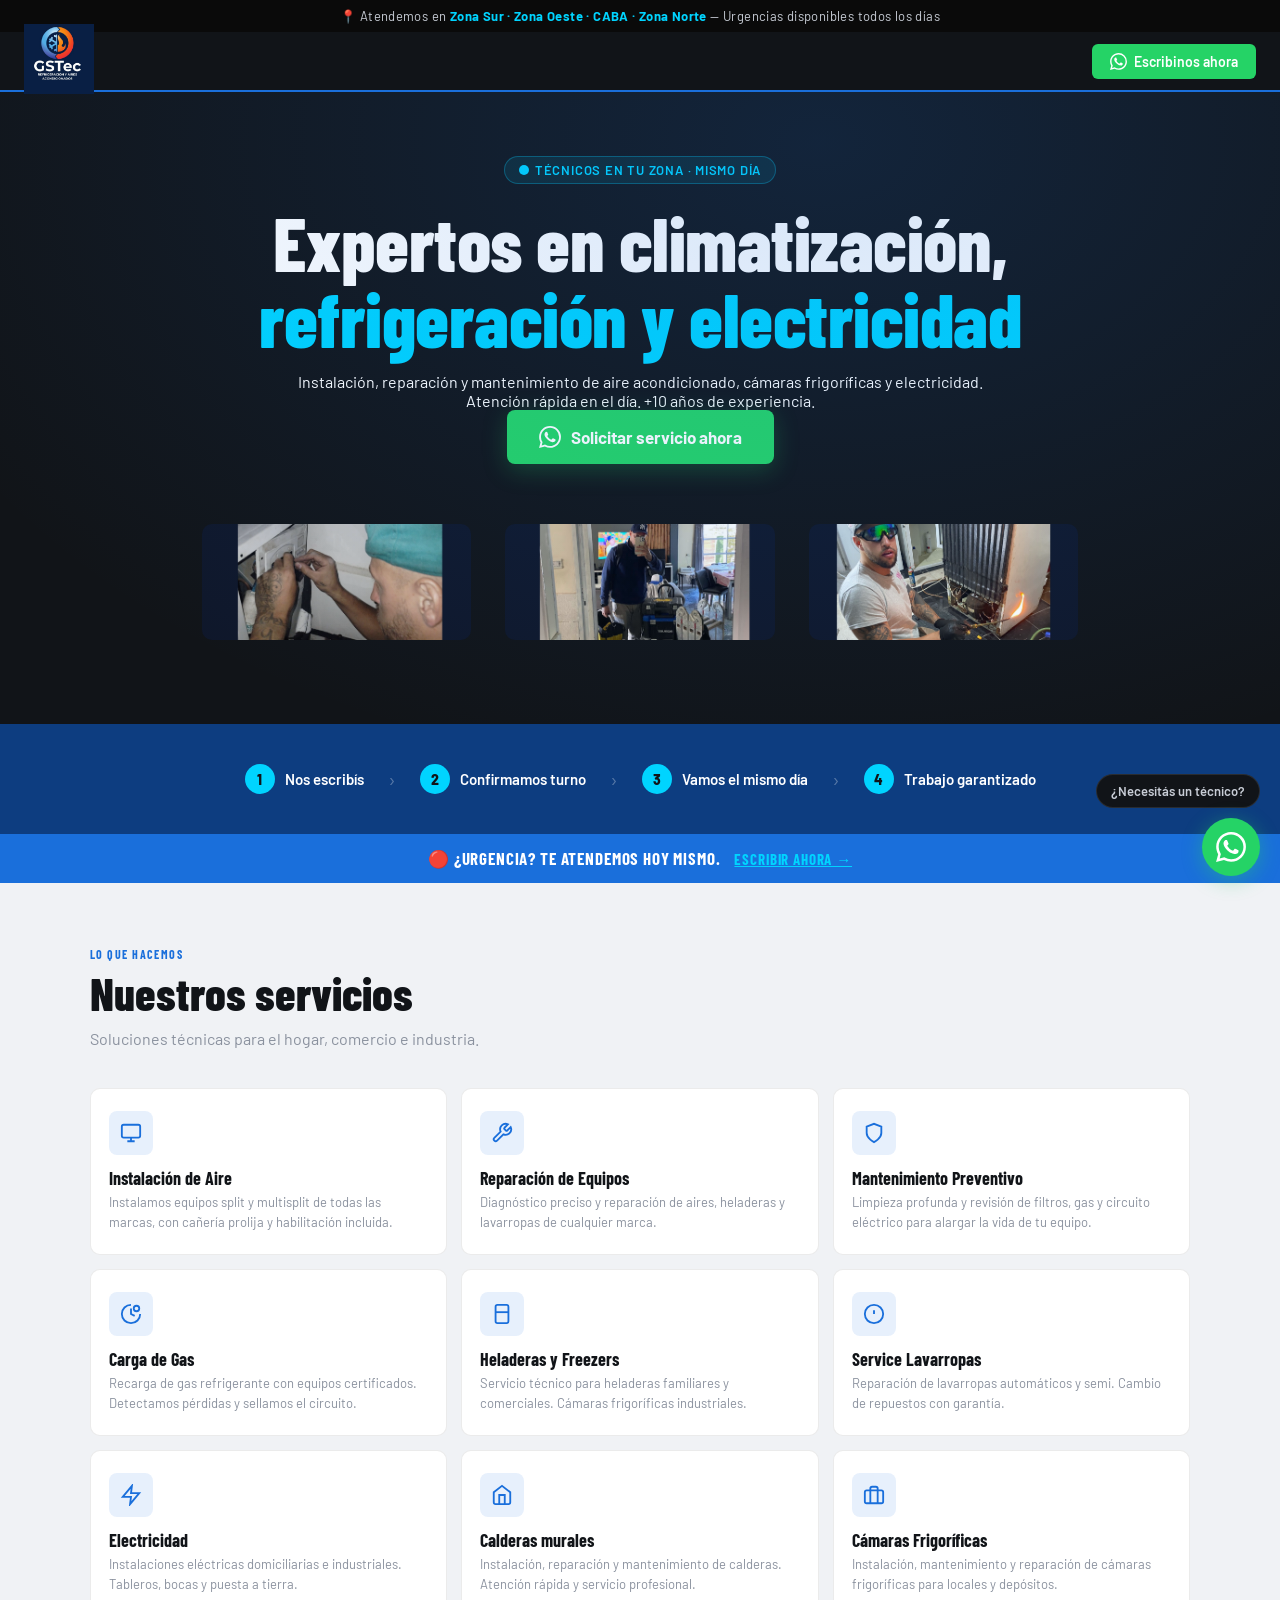
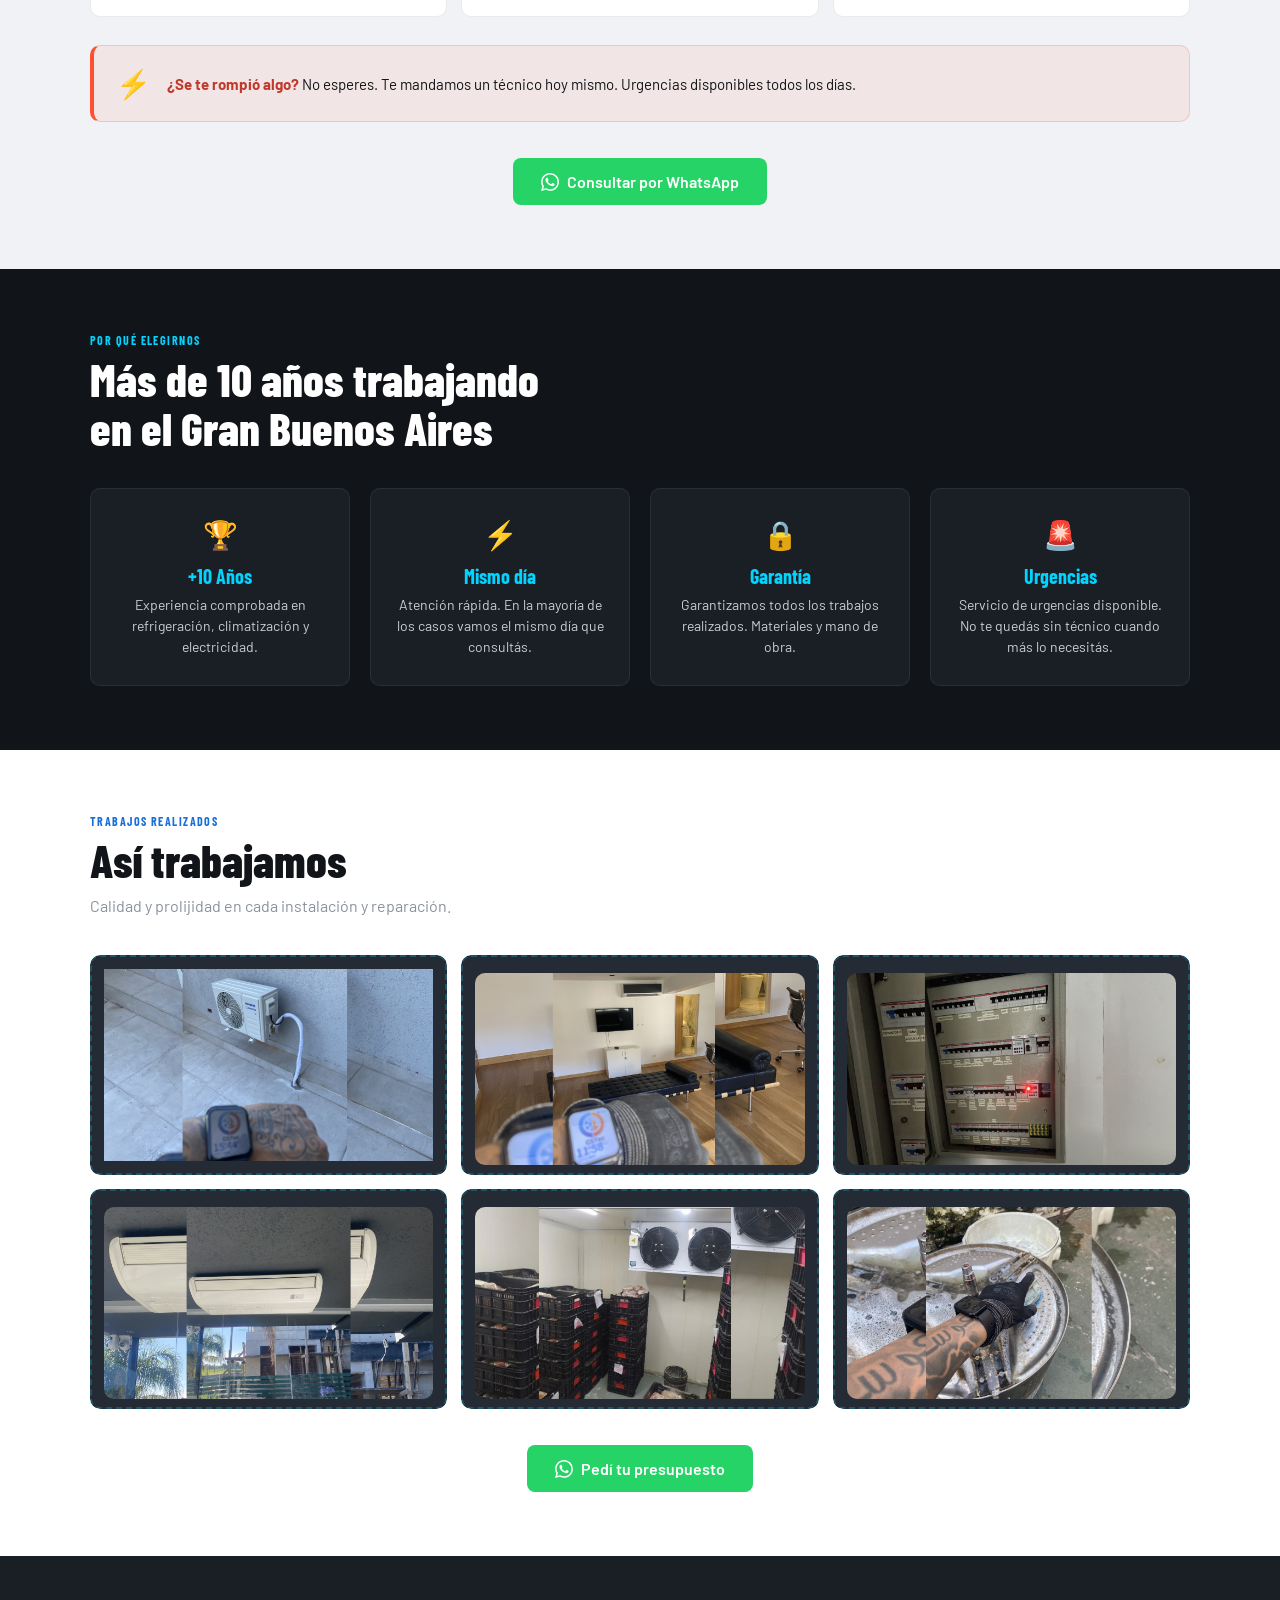
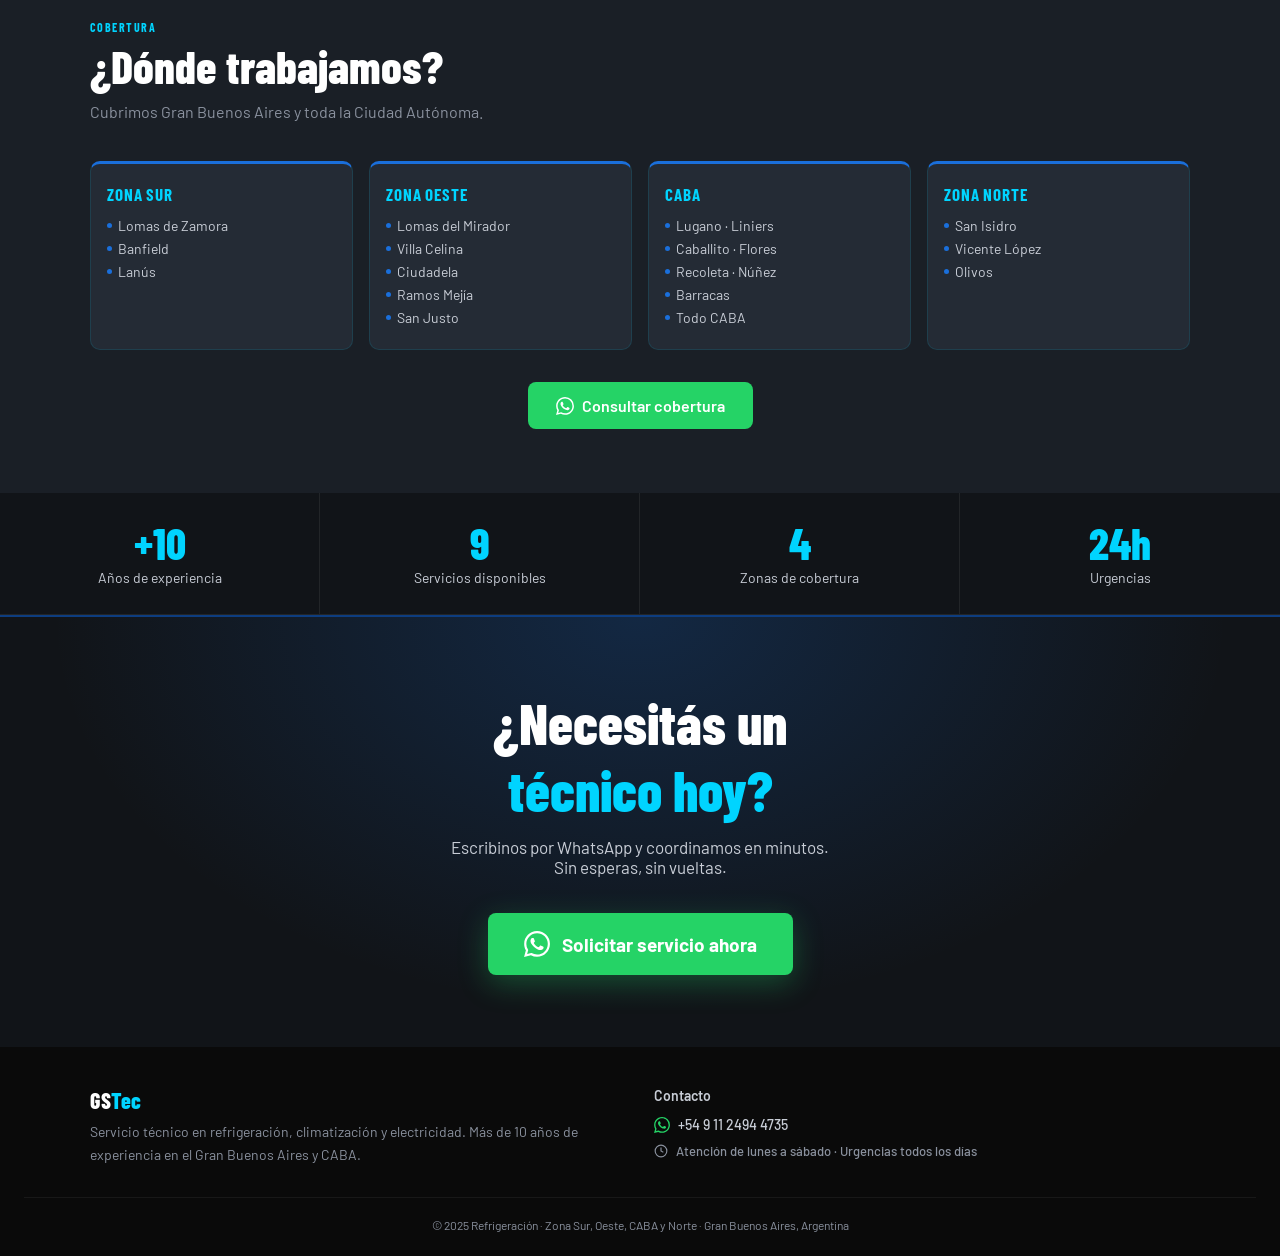
<file: index.html>
<!DOCTYPE html>
<html lang="es">
<head><!-- Google tag (gtag.js) -->
<script async src="https://www.googletagmanager.com/gtag/js?id=AW-17625486795">
</script>
<script>
  window.dataLayer = window.dataLayer || [];
  function gtag(){dataLayer.push(arguments);}
  gtag('js', new Date());

  gtag('config', 'AW-17625486795');
</script>
<meta charset="UTF-8">
<meta name="viewport" content="width=device-width, initial-scale=1.0">
<meta name="description" content=" Refrigeración - Instalación, reparación y mantenimiento de aires acondicionados, heladeras y más. Más de 10 años de experiencia. Zona Sur, Oeste, CABA y Norte.">
<title> Refrigeración | Técnico Oficial · Zona Sur, Oeste y CABA</title>
<link rel="preconnect" href="https://fonts.googleapis.com">
<link href="https://fonts.googleapis.com/css2?family=Barlow+Condensed:wght@400;600;700;800&family=Barlow:wght@400;500;600&display=swap" rel="stylesheet">
<style>
  *, *::before, *::after { box-sizing: border-box; margin: 0; padding: 0; }

  :root {
    --black:   #0a0a0a;
    --dark:    #111418;
    --dark2:   #1a1f26;
    --dark3:   #242b35;
    --blue:    #1a6fdb;
    --blue2:   #1559b3;
    --blue3:   #0d3d80;
    --cyan:    #00d4ff;
    --white:   #ffffff;
    --gray1:   #f0f2f5;
    --gray2:   #c8cdd6;
    --gray3:   #8a919e;
    --wa:      #25D366;
    --wa2:     #1da851;
    --radius:  10px;
    --font-h:  'Barlow Condensed', sans-serif;
    --font-b:  'Barlow', sans-serif;
  }

  html { scroll-behavior: smooth; }

  body {
    font-family: var(--font-b);
    background: var(--white);
    color: var(--dark);
    overflow-x: hidden;
    -webkit-font-smoothing: antialiased;
  }

  /* ─── TOPBAR ─── */
  .topbar {
    background: var(--black);
    color: var(--gray2);
    font-size: 13px;
    text-align: center;
    padding: 8px 16px;
    letter-spacing: 0.03em;
  }
  .topbar strong { color: var(--cyan); }

  /* ─── NAV ─── */
  nav {
    background: var(--dark);
    position: sticky;
    top: 0;
    z-index: 100;
    display: flex;
    align-items: center;
    justify-content: space-between;
    padding: 0 24px;
    height: 60px;
    border-bottom: 2px solid var(--blue);
  }
  .logo {
    font-family: var(--font-h);
    font-weight: 800;
    font-size: 26px;
    color: var(--white);
    letter-spacing: 0.5px;
    text-decoration: none;
  }
  .logo span { color: var(--cyan); }
  .nav-cta {
    background: var(--wa);
    color: var(--white);
    font-family: var(--font-b);
    font-weight: 600;
    font-size: 14px;
    padding: 9px 18px;
    border-radius: 6px;
    text-decoration: none;
    display: flex;
    align-items: center;
    gap: 7px;
    transition: background .2s;
    white-space: nowrap;
  }
  .nav-cta:hover { background: var(--wa2); }
  .nav-cta svg { flex-shrink: 0; }

  /* ─── HERO ─── */
  .hero {
    background: var(--dark);
    color: var(--white);
    position: relative;
    overflow: hidden;
    padding: 64px 24px 72px;
    text-align: center;
  }
  .hero::before {
    content: '';
    position: absolute;
    top: -40%;
    left: -20%;
    width: 140%;
    height: 160%;
    background: radial-gradient(ellipse at 60% 30%, rgba(26,111,219,.18) 0%, transparent 65%);
    pointer-events: none;
  }
  .hero-badge {
    display: inline-flex;
    align-items: center;
    gap: 6px;
    background: rgba(0,212,255,.1);
    border: 1px solid rgba(0,212,255,.3);
    color: var(--cyan);
    font-size: 13px;
    font-weight: 600;
    letter-spacing: .06em;
    padding: 5px 14px;
    border-radius: 20px;
    margin-bottom: 20px;
    text-transform: uppercase;
  }
  .hero h1 {
    font-family: var(--font-h);
    font-weight: 800;
    font-size: clamp(40px, 10vw, 76px);
    line-height: 1.0;
    letter-spacing: -0.5px;
    margin-bottom: 16px;
  }
  .hero h1 span { color: var(--cyan); }
  .hero-sub {
    font-size: clamp(16px, 4vw, 20px);
    color: var(--gray2);
    max-width: 560px;
    margin: 0 auto 32px;
    line-height: 1.5;
  }
  .btn-wa-hero {
    display: inline-flex;
    align-items: center;
    gap: 10px;
    background: var(--wa);
    color: var(--white);
    font-family: var(--font-b);
    font-weight: 700;
    font-size: 17px;
    padding: 16px 32px;
    border-radius: 8px;
    text-decoration: none;
    transition: transform .15s, background .2s;
    box-shadow: 0 6px 24px rgba(37,211,102,.25);
  }
  .btn-wa-hero:hover { background: var(--wa2); transform: translateY(-2px); }

  /* IMAGE PLACEHOLDER */
  .img-placeholder {
    background: var(--dark3);
    border: 2px dashed rgba(0,212,255,.25);
    border-radius: var(--radius);
    display: flex;
    flex-direction: column;
    align-items: center;
    justify-content: center;
    gap: 8px;
    color: var(--gray3);
    font-size: 14px;
    text-align: center;
    padding: 12px;
  }
  .img-placeholder span { font-weight: 600; color: var(--gray2); font-size: 13px; }

  /* ─── URGENCIA STRIP ─── */
  .urgencia-strip {
    background: var(--blue);
    color: var(--white);
    text-align: center;
    padding: 14px 24px;
    font-family: var(--font-h);
    font-size: 17px;
    font-weight: 700;
    letter-spacing: .05em;
    text-transform: uppercase;
  }
  .urgencia-strip a {
    color: var(--cyan);
    text-decoration: underline;
    margin-left: 10px;
    font-size: 15px;
  }

  /* ─── STATS ─── */
  .stats {
    background: var(--dark);
    color: var(--white);
    display: grid;
    grid-template-columns: repeat(2, 1fr);
    border-bottom: 2px solid var(--blue3);
  }
  @media(min-width:600px){ .stats { grid-template-columns: repeat(4,1fr); } }
  .stat {
    padding: 28px 20px;
    text-align: center;
    border-right: 1px solid rgba(255,255,255,.07);
    border-bottom: 1px solid rgba(255,255,255,.07);
  }
  .stat:last-child { border-right: none; }
  .stat-num {
    font-family: var(--font-h);
    font-size: 44px;
    font-weight: 800;
    color: var(--cyan);
    line-height: 1;
  }
  .stat-label { font-size: 14px; color: var(--gray2); margin-top: 4px; }

  /* ─── SECTIONS BASE ─── */
  section { padding: 64px 24px; }
  .section-label {
    font-family: var(--font-h);
    font-size: 12px;
    font-weight: 700;
    letter-spacing: .12em;
    text-transform: uppercase;
    color: var(--blue);
    margin-bottom: 8px;
  }
  .section-title {
    font-family: var(--font-h);
    font-weight: 800;
    font-size: clamp(28px, 7vw, 46px);
    line-height: 1.05;
    margin-bottom: 12px;
  }
  .section-sub { font-size: 16px; color: var(--gray3); margin-bottom: 40px; }
  .container { max-width: 1100px; margin: 0 auto; }

  /* ─── SERVICIOS ─── */
  .servicios { background: var(--gray1); }
  .servicios .section-title { color: var(--dark); }
  .services-grid {
    display: grid;
    grid-template-columns: 1fr 1fr;
    gap: 14px;
  }
  @media(min-width:700px){ .services-grid { grid-template-columns: repeat(3,1fr); } }
  @media(min-width:1000px){ .services-grid { grid-template-columns: repeat(3,1fr); } }

  .service-card {
    background: var(--white);
    border: 1px solid rgba(0,0,0,.08);
    border-radius: var(--radius);
    padding: 22px 18px;
    transition: box-shadow .2s, transform .15s;
  }
  .service-card:hover { box-shadow: 0 6px 24px rgba(26,111,219,.13); transform: translateY(-3px); }
  .service-icon {
    width: 44px;
    height: 44px;
    background: rgba(26,111,219,.1);
    border-radius: 8px;
    display: flex;
    align-items: center;
    justify-content: center;
    margin-bottom: 12px;
    color: var(--blue);
  }
  .service-card h3 {
    font-family: var(--font-h);
    font-size: 18px;
    font-weight: 700;
    color: var(--dark);
    margin-bottom: 4px;
  }
  .service-card p { font-size: 13px; color: var(--gray3); line-height: 1.5; }

  /* SERVICIOS CTA */
  .servicios-cta {
    margin-top: 36px;
    text-align: center;
  }

  /* ─── CONFIANZA ─── */
  .confianza { background: var(--dark); color: var(--white); }
  .confianza .section-title { color: var(--white); }
  .trust-grid {
    display: grid;
    grid-template-columns: 1fr 1fr;
    gap: 20px;
  }
  @media(min-width:700px){ .trust-grid { grid-template-columns: repeat(4,1fr); } }
  .trust-card {
    background: var(--dark2);
    border: 1px solid rgba(255,255,255,.07);
    border-radius: var(--radius);
    padding: 28px 20px;
    text-align: center;
  }
  .trust-icon {
    font-size: 28px;
    margin-bottom: 12px;
    display: block;
  }
  .trust-card h3 {
    font-family: var(--font-h);
    font-size: 20px;
    font-weight: 700;
    color: var(--cyan);
    margin-bottom: 6px;
  }
  .trust-card p { font-size: 14px; color: var(--gray2); line-height: 1.5; }

  /* ─── GALERÍA ─── */
  .galeria { background: var(--white); }
  .galeria .section-title { color: var(--dark); }
  .gallery-grid {
    display: grid;
    grid-template-columns: repeat(2, 1fr);
    gap: 14px;
  }
  @media(min-width:700px){ .gallery-grid { grid-template-columns: repeat(3,1fr); } }
  .gallery-item { border-radius: var(--radius); overflow: hidden; }
  .gallery-item .img-placeholder { height: 200px; }

  /* ─── ZONAS ─── */
  .zonas { background: var(--dark2); color: var(--white); }
  .zonas .section-title { color: var(--white); }
  .zonas-grid {
    display: grid;
    grid-template-columns: 1fr 1fr;
    gap: 16px;
  }
  @media(min-width:700px){ .zonas-grid { grid-template-columns: repeat(4,1fr); } }
  .zona-card {
    background: var(--dark3);
    border: 1px solid rgba(0,212,255,.12);
    border-top: 3px solid var(--blue);
    border-radius: var(--radius);
    padding: 20px 16px;
  }
  .zona-card h4 {
    font-family: var(--font-h);
    font-size: 17px;
    font-weight: 700;
    color: var(--cyan);
    margin-bottom: 10px;
    text-transform: uppercase;
    letter-spacing: .05em;
  }
  .zona-card ul { list-style: none; }
  .zona-card li {
    font-size: 14px;
    color: var(--gray2);
    padding: 3px 0;
    display: flex;
    align-items: center;
    gap: 6px;
  }
  .zona-card li::before {
    content: '';
    width: 5px;
    height: 5px;
    background: var(--blue);
    border-radius: 50%;
    flex-shrink: 0;
  }

  /* ─── CTA FINAL ─── */
  .cta-final {
    background: var(--dark);
    color: var(--white);
    text-align: center;
    padding: 72px 24px;
    position: relative;
    overflow: hidden;
  }
  .cta-final::before {
    content: '';
    position: absolute;
    inset: 0;
    background: radial-gradient(ellipse at 50% 0%, rgba(26,111,219,.22) 0%, transparent 65%);
    pointer-events: none;
  }
  .cta-final h2 {
    font-family: var(--font-h);
    font-size: clamp(30px, 8vw, 56px);
    font-weight: 800;
    margin-bottom: 14px;
    position: relative;
  }
  .cta-final h2 span { color: var(--cyan); }
  .cta-final p {
    font-size: 17px;
    color: var(--gray2);
    margin-bottom: 36px;
    position: relative;
  }
  .btn-wa-big {
    display: inline-flex;
    align-items: center;
    gap: 12px;
    background: var(--wa);
    color: var(--white);
    font-family: var(--font-b);
    font-weight: 700;
    font-size: 19px;
    padding: 18px 36px;
    border-radius: 8px;
    text-decoration: none;
    transition: background .2s, transform .15s;
    box-shadow: 0 8px 30px rgba(37,211,102,.3);
    position: relative;
  }
  .btn-wa-big:hover { background: var(--wa2); transform: translateY(-2px); }

  /* ─── FOOTER ─── */
  footer {
    background: var(--black);
    color: var(--gray3);
    padding: 40px 24px 24px;
    font-size: 14px;
  }
  .footer-inner {
    max-width: 1100px;
    margin: 0 auto;
    display: grid;
    grid-template-columns: 1fr;
    gap: 28px;
  }
  @media(min-width:600px){ .footer-inner { grid-template-columns: 1fr 1fr; } }
  .footer-brand .logo { font-size: 22px; display: block; margin-bottom: 8px; }
  .footer-brand p { line-height: 1.6; }
  .footer-contact a {
    display: flex;
    align-items: center;
    gap: 8px;
    color: var(--gray2);
    text-decoration: none;
    margin-bottom: 10px;
    font-weight: 500;
  }
  .footer-contact a:hover { color: var(--white); }
  .footer-bottom {
    border-top: 1px solid rgba(255,255,255,.06);
    margin-top: 28px;
    padding-top: 20px;
    text-align: center;
    font-size: 12px;
    color: var(--gray3);
  }

  /* ─── BOTÓN FLOTANTE WA ─── */
  .wa-float {
    position: fixed;
    bottom: 24px;
    right: 20px;
    z-index: 999;
    display: flex;
    flex-direction: column;
    align-items: flex-end;
    gap: 10px;
  }
  .wa-float-bubble {
    background: var(--dark);
    color: var(--gray2);
    font-size: 13px;
    font-weight: 600;
    padding: 8px 14px;
    border-radius: 20px;
    border: 1px solid rgba(255,255,255,.1);
    white-space: nowrap;
    animation: fadeIn .4s ease;
  }
  .wa-float-btn {
    width: 58px;
    height: 58px;
    background: var(--wa);
    border-radius: 50%;
    display: flex;
    align-items: center;
    justify-content: center;
    text-decoration: none;
    box-shadow: 0 4px 20px rgba(37,211,102,.4);
    animation: pulse 2.5s infinite;
    transition: transform .15s;
  }
  .wa-float-btn:hover { transform: scale(1.08); }
  @keyframes pulse {
    0%,100% { box-shadow: 0 4px 20px rgba(37,211,102,.4); }
    50%      { box-shadow: 0 4px 30px rgba(37,211,102,.65); }
  }
  @keyframes fadeIn { from { opacity:0; transform:translateY(6px); } to { opacity:1; transform:none; } }

  /* ─── SHARED BUTTON ─── */
  .btn-wa {
    display: inline-flex;
    align-items: center;
    gap: 8px;
    background: var(--wa);
    color: var(--white);
    font-family: var(--font-b);
    font-weight: 600;
    font-size: 16px;
    padding: 14px 28px;
    border-radius: 8px;
    text-decoration: none;
    transition: background .2s, transform .15s;
  }
  .btn-wa:hover { background: var(--wa2); transform: translateY(-1px); }

  /* ─── HERO GALLERY ─── */
  .hero-gallery {
    display: grid;
    grid-template-columns: repeat(3, 1fr);
    gap: 10px;
    max-width: 900px;
    margin: 48px auto 0;
  }
  .hero-gallery .img-placeholder { height: 140px; border-radius: 8px; }
  @media(max-width:500px){
    .hero-gallery { grid-template-columns: 1fr 1fr; }
    .hero-gallery .img-placeholder:last-child { display: none; }
  }

  /* ─── PROCESS STRIP ─── */
  .process {
    background: var(--blue3);
    color: var(--white);
    padding: 32px 24px;
  }
  .process-inner {
    max-width: 900px;
    margin: 0 auto;
    display: flex;
    flex-wrap: wrap;
    justify-content: center;
    gap: 0;
  }
  .process-step {
    display: flex;
    align-items: center;
    gap: 10px;
    padding: 8px 20px;
  }
  .process-num {
    width: 30px;
    height: 30px;
    background: var(--cyan);
    color: var(--dark);
    border-radius: 50%;
    font-weight: 800;
    font-size: 14px;
    display: flex;
    align-items: center;
    justify-content: center;
    flex-shrink: 0;
  }
  .process-step span { font-size: 15px; font-weight: 600; }
  .process-arrow {
    color: rgba(255,255,255,.3);
    font-size: 20px;
    padding: 0 4px;
    align-self: center;
  }

  /* ─── URGENCIA CARD ─── */
  .urgencia-card {
    background: rgba(255, 80, 50, .08);
    border: 1px solid rgba(255,100,60,.25);
    border-left: 4px solid #ff5032;
    border-radius: var(--radius);
    padding: 20px 22px;
    display: flex;
    align-items: center;
    gap: 16px;
    margin-top: 28px;
  }
  .urgencia-card .urg-icon { font-size: 28px; flex-shrink: 0; }
  .urgencia-card p { font-size: 15px; color: var(--dark); line-height: 1.5; }
  .urgencia-card strong { color: #c0392b; }

  @media(min-width:700px){
    .confianza .section-title { margin-bottom: 36px; }
  }
</style>
</head>
<body>

<!-- TOP BAR -->
<div class="topbar">
  📍 Atendemos en <strong>Zona Sur · Zona Oeste · CABA · Zona Norte</strong> — Urgencias disponibles todos los días
</div>

<!-- NAV -->
<nav>
  <a href="#" class="logo">
  <img src="logo.png.jpeg" alt="GSTec" style="height:70px;">
</a>
  <a href="https://wa.me/5491124944735?text=Hola!%20Necesito%20un%20servicio%20t%C3%A9cnico." class="nav-cta" target="_blank" rel="noopener"onclick="gtag('event','conversion',{'send_to':'AW-17625486795/hkxxCObSuZocEMurvtRB'});">
    <svg width="17" height="17" fill="currentColor" viewBox="0 0 24 24"><path d="M17.472 14.382c-.297-.149-1.758-.867-2.03-.967-.273-.099-.471-.148-.67.15-.197.297-.767.966-.94 1.164-.173.199-.347.223-.644.075-.297-.15-1.255-.463-2.39-1.475-.883-.788-1.48-1.761-1.653-2.059-.173-.297-.018-.458.13-.606.134-.133.298-.347.446-.52.149-.174.198-.298.298-.497.099-.198.05-.371-.025-.52-.075-.149-.669-1.612-.916-2.207-.242-.579-.487-.5-.669-.51-.173-.008-.371-.01-.57-.01-.198 0-.52.074-.792.372-.272.297-1.04 1.016-1.04 2.479 0 1.462 1.065 2.875 1.213 3.074.149.198 2.096 3.2 5.077 4.487.709.306 1.262.489 1.694.625.712.227 1.36.195 1.871.118.571-.085 1.758-.719 2.006-1.413.248-.694.248-1.289.173-1.413-.074-.124-.272-.198-.57-.347m-5.421 7.403h-.004a9.87 9.87 0 01-5.031-1.378l-.361-.214-3.741.982.998-3.648-.235-.374a9.86 9.86 0 01-1.51-5.26c.001-5.45 4.436-9.884 9.888-9.884 2.64 0 5.122 1.03 6.988 2.898a9.825 9.825 0 012.893 6.994c-.003 5.45-4.437 9.884-9.885 9.884m8.413-18.297A11.815 11.815 0 0012.05 0C5.495 0 .16 5.335.157 11.892c0 2.096.547 4.142 1.588 5.945L.057 24l6.305-1.654a11.882 11.882 0 005.683 1.448h.005c6.554 0 11.89-5.335 11.893-11.893a11.821 11.821 0 00-3.48-8.413z"/></svg>
    Escribinos ahora
  </a>
</nav>

<!-- HERO -->
<section class="hero">
  <div class="hero-badge">
    <svg width="10" height="10" viewBox="0 0 10 10" fill="var(--cyan)"><circle cx="5" cy="5" r="5"/></svg>
    Técnicos en tu zona · Mismo día
  </div>
  <h1>Expertos en climatización,<br><span>refrigeración y electricidad</span></h1>
  <p>Instalación, reparación y mantenimiento de aire acondicionado, cámaras frigoríficas y electricidad.<br>Atención rápida en el día. +10 años de experiencia.</p>
  <a href="https://wa.me/5491124944735?text=Hola!%20Necesito%20un%20servicio%20t%C3%A9cnico." class="btn-wa-hero" target="_blank" rel="noopener"onclick="gtag('event','conversion',{'send_to':'AW-17625486795/hkxxCObSuZocEMurvtRB'});">
    <svg width="22" height="22" fill="currentColor" viewBox="0 0 24 24"><path d="M17.472 14.382c-.297-.149-1.758-.867-2.03-.967-.273-.099-.471-.148-.67.15-.197.297-.767.966-.94 1.164-.173.199-.347.223-.644.075-.297-.15-1.255-.463-2.39-1.475-.883-.788-1.48-1.761-1.653-2.059-.173-.297-.018-.458.13-.606.134-.133.298-.347.446-.52.149-.174.198-.298.298-.497.099-.198.05-.371-.025-.52-.075-.149-.669-1.612-.916-2.207-.242-.579-.487-.5-.669-.51-.173-.008-.371-.01-.57-.01-.198 0-.52.074-.792.372-.272.297-1.04 1.016-1.04 2.479 0 1.462 1.065 2.875 1.213 3.074.149.198 2.096 3.2 5.077 4.487.709.306 1.262.489 1.694.625.712.227 1.36.195 1.871.118.571-.085 1.758-.719 2.006-1.413.248-.694.248-1.289.173-1.413-.074-.124-.272-.198-.57-.347m-5.421 7.403h-.004a9.87 9.87 0 01-5.031-1.378l-.361-.214-3.741.982.998-3.648-.235-.374a9.86 9.86 0 01-1.51-5.26c.001-5.45 4.436-9.884 9.888-9.884 2.64 0 5.122 1.03 6.988 2.898a9.825 9.825 0 012.893 6.994c-.003 5.45-4.437 9.884-9.885 9.884m8.413-18.297A11.815 11.815 0 0012.05 0C5.495 0 .16 5.335.157 11.892c0 2.096.547 4.142 1.588 5.945L.057 24l6.305-1.654a11.882 11.882 0 005.683 1.448h.005c6.554 0 11.89-5.335 11.893-11.893a11.821 11.821 0 00-3.48-8.413z"/></svg>
    Solicitar servicio ahora
  </a>

  <!-- HERO GALLERY — 📸 COLOCAR AQUÍ FOTOS REALES -->
  <div class="hero-gallery">
    <!-- FOTO 1: Técnico trabajando en instalación -->
  <div class="img-placeholder" style="border:none !important; outline:none !important; box-shadow:none !important; background:transparent !important; filter:none !important;">  
 <img src="foto1.jpg" style="width:100%; height:200px; object-fit:cover; border-radius:10px;"> 
   </div> 
   <!-- FOTO 2: Instalación terminada -->
    <div class="img-placeholder" style="border:none !important; outline:none !important; box-shadow:none !important; background:transparent !important; filter:none !important;">
     <img src="foto2.jpg" style="width:100%; height:200px; object-fit:cover; border-radius:10px;">
     </div>
   <!-- FOTO 3: Unidad exterior prolija -->
    <div class="img-placeholder" style="border:none !important; outline:none !important; box-shadow:none !important; background:transparent !important; filter:none !important;">
    <img src="foto3.jpg" style="width:100%; height:200px; object-fit:cover; border-radius:10px;"> 
     </div> 
</section>
<!-- PROCESS -->
<div class="process">
  <div class="process-inner">
    <div class="process-step">
      <div class="process-num">1</div>
      <span>Nos escribís</span>
    </div>
    <div class="process-arrow">›</div>
    <div class="process-step">
      <div class="process-num">2</div>
      <span>Confirmamos turno</span>
    </div>
    <div class="process-arrow">›</div>
    <div class="process-step">
      <div class="process-num">3</div>
      <span>Vamos el mismo día</span>
    </div>
    <div class="process-arrow">›</div>
    <div class="process-step">
      <div class="process-num">4</div>
      <span>Trabajo garantizado</span>
    </div>
  </div>
</div>

<!-- URGENCIA STRIP -->
<div class="urgencia-strip">
  🔴 ¿Urgencia? Te atendemos hoy mismo.
  <a href="https://wa.me/5491124944735?text=Tengo%20una%20urgencia%2C%20necesito%20un%20t%C3%A9cnico%20urgente." target="_blank" rel="noopener">Escribir ahora →</a>
</div>

<!-- SERVICIOS -->
<section class="servicios">
  <div class="container">
    <div class="section-label">Lo que hacemos</div>
    <h2 class="section-title">Nuestros servicios</h2>
    <p class="section-sub">Soluciones técnicas para el hogar, comercio e industria.</p>

    <div class="services-grid">

      <div class="service-card">
        <div class="service-icon">
          <svg width="22" height="22" fill="none" stroke="currentColor" stroke-width="2" viewBox="0 0 24 24"><rect x="2" y="3" width="20" height="14" rx="2"/><path d="M8 21h8M12 17v4"/></svg>
        </div>
        <h3>Instalación de Aire</h3>
        <p>Instalamos equipos split y multisplit de todas las marcas, con cañería prolija y habilitación incluida.</p>
      </div>

      <div class="service-card">
        <div class="service-icon">
          <svg width="22" height="22" fill="none" stroke="currentColor" stroke-width="2" viewBox="0 0 24 24"><path d="M14.7 6.3a1 1 0 0 0 0 1.4l1.6 1.6a1 1 0 0 0 1.4 0l3.77-3.77a6 6 0 0 1-7.94 7.94l-6.91 6.91a2.12 2.12 0 0 1-3-3l6.91-6.91a6 6 0 0 1 7.94-7.94l-3.76 3.76z"/></svg>
        </div>
        <h3>Reparación de Equipos</h3>
        <p>Diagnóstico preciso y reparación de aires, heladeras y lavarropas de cualquier marca.</p>
      </div>

      <div class="service-card">
        <div class="service-icon">
          <svg width="22" height="22" fill="none" stroke="currentColor" stroke-width="2" viewBox="0 0 24 24"><path d="M12 22s8-4 8-10V5l-8-3-8 3v7c0 6 8 10 8 10z"/></svg>
        </div>
        <h3>Mantenimiento Preventivo</h3>
        <p>Limpieza profunda y revisión de filtros, gas y circuito eléctrico para alargar la vida de tu equipo.</p>
      </div>

      <div class="service-card">
        <div class="service-icon">
          <svg width="22" height="22" fill="none" stroke="currentColor" stroke-width="2" viewBox="0 0 24 24"><path d="M12 2a10 10 0 1 0 10 10"/><path d="M12 6v6l4 2"/><circle cx="18" cy="6" r="3"/></svg>
        </div>
        <h3>Carga de Gas</h3>
        <p>Recarga de gas refrigerante con equipos certificados. Detectamos pérdidas y sellamos el circuito.</p>
      </div>

      <div class="service-card">
        <div class="service-icon">
          <svg width="22" height="22" fill="none" stroke="currentColor" stroke-width="2" viewBox="0 0 24 24"><rect x="5" y="2" width="14" height="20" rx="2"/><path d="M5 10h14"/></svg>
        </div>
        <h3>Heladeras y Freezers</h3>
        <p>Servicio técnico para heladeras familiares y comerciales. Cámaras frigoríficas industriales.</p>
      </div>

      <div class="service-card">
        <div class="service-icon">
          <svg width="22" height="22" fill="none" stroke="currentColor" stroke-width="2" viewBox="0 0 24 24"><circle cx="12" cy="12" r="10"/><path d="M12 8v4M12 16h.01"/></svg>
        </div>
        <h3>Service Lavarropas</h3>
        <p>Reparación de lavarropas automáticos y semi. Cambio de repuestos con garantía.</p>
      </div>

      <div class="service-card">
        <div class="service-icon">
          <svg width="22" height="22" fill="none" stroke="currentColor" stroke-width="2" viewBox="0 0 24 24"><path d="M13 2L3 14h9l-1 8 10-12h-9l1-8z"/></svg>
        </div>
        <h3>Electricidad</h3>
        <p>Instalaciones eléctricas domiciliarias e industriales. Tableros, bocas y puesta a tierra.</p>
      </div>

      <div class="service-card">
        <div class="service-icon">
          <svg width="22" height="22" fill="none" stroke="currentColor" stroke-width="2" viewBox="0 0 24 24"><path d="M3 9l9-7 9 7v11a2 2 0 0 1-2 2H5a2 2 0 0 1-2-2z"/><polyline points="9 22 9 12 15 12 15 22"/></svg>
        </div>
        <h3>Calderas murales</h3>
        <p>Instalación, reparación y mantenimiento de calderas. Atención rápida y servicio profesional.</p>
      </div>

      <div class="service-card">
        <div class="service-icon">
          <svg width="22" height="22" fill="none" stroke="currentColor" stroke-width="2" viewBox="0 0 24 24"><rect x="2" y="7" width="20" height="14" rx="2"/><path d="M16 21V5a2 2 0 0 0-2-2h-4a2 2 0 0 0-2 2v16"/></svg>
        </div>
        <h3>Cámaras Frigoríficas</h3>
        <p>Instalación, mantenimiento y reparación de cámaras frigoríficas para locales y depósitos.</p>
      </div>

    </div>

    <!-- URGENCIA CARD -->
    <div class="urgencia-card">
      <div class="urg-icon">⚡</div>
      <p><strong>¿Se te rompió algo?</strong> No esperes. Te mandamos un técnico hoy mismo. Urgencias disponibles todos los días.</p>
    </div>

    <div class="servicios-cta">
      <a href="https://wa.me/5491124944735?text=Hola!%20Quiero%20consultar%20por%20un%20servicio." class="btn-wa" target="_blank" rel="noopener">
        <svg width="18" height="18" fill="currentColor" viewBox="0 0 24 24"><path d="M17.472 14.382c-.297-.149-1.758-.867-2.03-.967-.273-.099-.471-.148-.67.15-.197.297-.767.966-.94 1.164-.173.199-.347.223-.644.075-.297-.15-1.255-.463-2.39-1.475-.883-.788-1.48-1.761-1.653-2.059-.173-.297-.018-.458.13-.606.134-.133.298-.347.446-.52.149-.174.198-.298.298-.497.099-.198.05-.371-.025-.52-.075-.149-.669-1.612-.916-2.207-.242-.579-.487-.5-.669-.51-.173-.008-.371-.01-.57-.01-.198 0-.52.074-.792.372-.272.297-1.04 1.016-1.04 2.479 0 1.462 1.065 2.875 1.213 3.074.149.198 2.096 3.2 5.077 4.487.709.306 1.262.489 1.694.625.712.227 1.36.195 1.871.118.571-.085 1.758-.719 2.006-1.413.248-.694.248-1.289.173-1.413-.074-.124-.272-.198-.57-.347m-5.421 7.403h-.004a9.87 9.87 0 01-5.031-1.378l-.361-.214-3.741.982.998-3.648-.235-.374a9.86 9.86 0 01-1.51-5.26c.001-5.45 4.436-9.884 9.888-9.884 2.64 0 5.122 1.03 6.988 2.898a9.825 9.825 0 012.893 6.994c-.003 5.45-4.437 9.884-9.885 9.884m8.413-18.297A11.815 11.815 0 0012.05 0C5.495 0 .16 5.335.157 11.892c0 2.096.547 4.142 1.588 5.945L.057 24l6.305-1.654a11.882 11.882 0 005.683 1.448h.005c6.554 0 11.89-5.335 11.893-11.893a11.821 11.821 0 00-3.48-8.413z"/></svg>
        Consultar por WhatsApp
      </a>
    </div>
  </div>
</section>

<!-- CONFIANZA -->
<section class="confianza">
  <div class="container">
    <div class="section-label" style="color:var(--cyan)">Por qué elegirnos</div>
    <h2 class="section-title">Más de 10 años trabajando<br>en el Gran Buenos Aires</h2>
    <div class="trust-grid">
      <div class="trust-card">
        <span class="trust-icon">🏆</span>
        <h3>+10 Años</h3>
        <p>Experiencia comprobada en refrigeración, climatización y electricidad.</p>
      </div>
      <div class="trust-card">
        <span class="trust-icon">⚡</span>
        <h3>Mismo día</h3>
        <p>Atención rápida. En la mayoría de los casos vamos el mismo día que consultás.</p>
      </div>
      <div class="trust-card">
        <span class="trust-icon">🔒</span>
        <h3>Garantía</h3>
        <p>Garantizamos todos los trabajos realizados. Materiales y mano de obra.</p>
      </div>
      <div class="trust-card">
        <span class="trust-icon">🚨</span>
        <h3>Urgencias</h3>
        <p>Servicio de urgencias disponible. No te quedás sin técnico cuando más lo necesitás.</p>
      </div>
    </div>
  </div>
</section>

<!-- GALERÍA -->
<section class="galeria">
  <div class="container">
    <div class="section-label">Trabajos realizados</div>
    <h2 class="section-title">Así trabajamos</h2>
    <p class="section-sub">Calidad y prolijidad en cada instalación y reparación.</p>

    <div class="gallery-grid">
      <!-- FOTO 4: Instalación prolija de split -->
      <div class="gallery-item">
        <div class="img-placeholder" style="height:220px">
         <img src="foto4.jpg" style="width:100%; height:100%; object-fit:cover; display:block;"> 
        </div>
      </div>
      <!-- FOTO 5: Técnico en trabajo eléctrico -->
      <div class="gallery-item">
        <div class="img-placeholder" style="height:220px">
          <svg width="28" height="28" fill="none" stroke="#555" stroke-width="1.5" viewBox="0 0 24 24"><rect x="3" y="3" width="18" height="18" rx="2"/><circle cx="8.5" cy="8.5" r="1.5"/><path d="m21 15-5-5L5 21"/></svg>
          <img src="foto5.jpg" style="width:100%; height:100%; object-fit:cover; border-radius:10px;">
        </div>
      </div>
      <!-- FOTO 6: Unidad exterior bien colocada -->
      <div class="gallery-item">
        <div class="img-placeholder" style="height:220px">
          <svg width="28" height="28" fill="none" stroke="#555" stroke-width="1.5" viewBox="0 0 24 24"><rect x="3" y="3" width="18" height="18" rx="2"/><circle cx="8.5" cy="8.5" r="1.5"/><path d="m21 15-5-5L5 21"/></svg>
          <img src="foto6.jpg" style="width:100%; height:100%; object-fit:cover; border-radius:10px;">
        </div>
      </div>
      <!-- FOTO 7: Trabajo comercial / cámara frigorífica -->
      <div class="gallery-item">
        <div class="img-placeholder" style="height:220px">
          <svg width="28" height="28" fill="none" stroke="#555" stroke-width="1.5" viewBox="0 0 24 24"><rect x="3" y="3" width="18" height="18" rx="2"/><circle cx="8.5" cy="8.5" r="1.5"/><path d="m21 15-5-5L5 21"/></svg>
          <img src="foto7.jpg" style="width:100%; height:100%; object-fit:cover; border-radius:10px;">
        </div>
      </div>
      <!-- FOTO 8: Técnico con herramientas -->
      <div class="gallery-item">
        <div class="img-placeholder" style="height:220px">
          <svg width="28" height="28" fill="none" stroke="#555" stroke-width="1.5" viewBox="0 0 24 24"><rect x="3" y="3" width="18" height="18" rx="2"/><circle cx="8.5" cy="8.5" r="1.5"/><path d="m21 15-5-5L5 21"/></svg>
          <img src="foto8.jpg" style="width:100%; height:100%; object-fit:cover; border-radius:10px;">
        </div>
      </div>
      <!-- FOTO 9: Resultado final de reparación -->
      <div class="gallery-item">
        <div class="img-placeholder" style="height:220px">
          <svg width="28" height="28" fill="none" stroke="#555" stroke-width="1.5" viewBox="0 0 24 24"><rect x="3" y="3" width="18" height="18" rx="2"/><circle cx="8.5" cy="8.5" r="1.5"/><path d="m21 15-5-5L5 21"/></svg>
          <img src="foto9.jpg" style="width:100%; height:100%; object-fit:cover; border-radius:10px;">
        </div>
      </div>
    </div>

    <div class="servicios-cta" style="margin-top:36px">
      <a href="https://wa.me/5491124944735?text=Hola!%20Vi%20sus%20trabajos%20y%20quiero%20pedir%20un%20presupuesto." class="btn-wa" target="_blank" rel="noopener">
        <svg width="18" height="18" fill="currentColor" viewBox="0 0 24 24"><path d="M17.472 14.382c-.297-.149-1.758-.867-2.03-.967-.273-.099-.471-.148-.67.15-.197.297-.767.966-.94 1.164-.173.199-.347.223-.644.075-.297-.15-1.255-.463-2.39-1.475-.883-.788-1.48-1.761-1.653-2.059-.173-.297-.018-.458.13-.606.134-.133.298-.347.446-.52.149-.174.198-.298.298-.497.099-.198.05-.371-.025-.52-.075-.149-.669-1.612-.916-2.207-.242-.579-.487-.5-.669-.51-.173-.008-.371-.01-.57-.01-.198 0-.52.074-.792.372-.272.297-1.04 1.016-1.04 2.479 0 1.462 1.065 2.875 1.213 3.074.149.198 2.096 3.2 5.077 4.487.709.306 1.262.489 1.694.625.712.227 1.36.195 1.871.118.571-.085 1.758-.719 2.006-1.413.248-.694.248-1.289.173-1.413-.074-.124-.272-.198-.57-.347m-5.421 7.403h-.004a9.87 9.87 0 01-5.031-1.378l-.361-.214-3.741.982.998-3.648-.235-.374a9.86 9.86 0 01-1.51-5.26c.001-5.45 4.436-9.884 9.888-9.884 2.64 0 5.122 1.03 6.988 2.898a9.825 9.825 0 012.893 6.994c-.003 5.45-4.437 9.884-9.885 9.884m8.413-18.297A11.815 11.815 0 0012.05 0C5.495 0 .16 5.335.157 11.892c0 2.096.547 4.142 1.588 5.945L.057 24l6.305-1.654a11.882 11.882 0 005.683 1.448h.005c6.554 0 11.89-5.335 11.893-11.893a11.821 11.821 0 00-3.48-8.413z"/></svg>
        Pedí tu presupuesto
      </a>
    </div>
  </div>
</section>

<!-- ZONAS -->
<section class="zonas">
  <div class="container">
    <div class="section-label" style="color:var(--cyan)">Cobertura</div>
    <h2 class="section-title">¿Dónde trabajamos?</h2>
    <p class="section-sub" style="color:var(--gray3)">Cubrimos Gran Buenos Aires y toda la Ciudad Autónoma.</p>

    <div class="zonas-grid">
      <div class="zona-card">
        <h4>Zona Sur</h4>
        <ul>
          <li>Lomas de Zamora</li>
          <li>Banfield</li>
          <li>Lanús</li>
        </ul>
      </div>
      <div class="zona-card">
        <h4>Zona Oeste</h4>
        <ul>
          <li>Lomas del Mirador</li>
          <li>Villa Celina</li>
          <li>Ciudadela</li>
          <li>Ramos Mejía</li>
          <li>San Justo</li>
        </ul>
      </div>
      <div class="zona-card">
        <h4>CABA</h4>
        <ul>
          <li>Lugano · Liniers</li>
          <li>Caballito · Flores</li>
          <li>Recoleta · Núñez</li>
          <li>Barracas</li>
          <li>Todo CABA</li>
        </ul>
      </div>
      <div class="zona-card">
        <h4>Zona Norte</h4>
        <ul>
          <li>San Isidro</li>
          <li>Vicente López</li>
          <li>Olivos</li>
        </ul>
      </div>
    </div>

    <div style="text-align:center;margin-top:32px">
      <a href="https://wa.me/5491124944735?text=Hola!%20Quiero%20saber%20si%20cubren%20mi%20zona." class="btn-wa" target="_blank" rel="noopener">
        <svg width="18" height="18" fill="currentColor" viewBox="0 0 24 24"><path d="M17.472 14.382c-.297-.149-1.758-.867-2.03-.967-.273-.099-.471-.148-.67.15-.197.297-.767.966-.94 1.164-.173.199-.347.223-.644.075-.297-.15-1.255-.463-2.39-1.475-.883-.788-1.48-1.761-1.653-2.059-.173-.297-.018-.458.13-.606.134-.133.298-.347.446-.52.149-.174.198-.298.298-.497.099-.198.05-.371-.025-.52-.075-.149-.669-1.612-.916-2.207-.242-.579-.487-.5-.669-.51-.173-.008-.371-.01-.57-.01-.198 0-.52.074-.792.372-.272.297-1.04 1.016-1.04 2.479 0 1.462 1.065 2.875 1.213 3.074.149.198 2.096 3.2 5.077 4.487.709.306 1.262.489 1.694.625.712.227 1.36.195 1.871.118.571-.085 1.758-.719 2.006-1.413.248-.694.248-1.289.173-1.413-.074-.124-.272-.198-.57-.347m-5.421 7.403h-.004a9.87 9.87 0 01-5.031-1.378l-.361-.214-3.741.982.998-3.648-.235-.374a9.86 9.86 0 01-1.51-5.26c.001-5.45 4.436-9.884 9.888-9.884 2.64 0 5.122 1.03 6.988 2.898a9.825 9.825 0 012.893 6.994c-.003 5.45-4.437 9.884-9.885 9.884m8.413-18.297A11.815 11.815 0 0012.05 0C5.495 0 .16 5.335.157 11.892c0 2.096.547 4.142 1.588 5.945L.057 24l6.305-1.654a11.882 11.882 0 005.683 1.448h.005c6.554 0 11.89-5.335 11.893-11.893a11.821 11.821 0 00-3.48-8.413z"/></svg>
        Consultar cobertura
      </a>
    </div>
  </div>
</section>

<!-- STATS -->
<div class="stats">
  <div class="stat">
    <div class="stat-num">+10</div>
    <div class="stat-label">Años de experiencia</div>
  </div>
  <div class="stat">
    <div class="stat-num">9</div>
    <div class="stat-label">Servicios disponibles</div>
  </div>
  <div class="stat">
    <div class="stat-num">4</div>
    <div class="stat-label">Zonas de cobertura</div>
  </div>
  <div class="stat">
    <div class="stat-num">24h</div>
    <div class="stat-label">Urgencias</div>
  </div>
</div>

<!-- CTA FINAL -->
<section class="cta-final">
  <div class="container">
    <h2>¿Necesitás un<br><span>técnico hoy?</span></h2>
    <p>Escribinos por WhatsApp y coordinamos en minutos.<br>Sin esperas, sin vueltas.</p>
    <a href="https://wa.me/5491124944735?text=Hola!%20Necesito%20un%20servicio%20t%C3%A9cnico." class="btn-wa-big" target="_blank" rel="noopener">
      <svg width="26" height="26" fill="currentColor" viewBox="0 0 24 24"><path d="M17.472 14.382c-.297-.149-1.758-.867-2.03-.967-.273-.099-.471-.148-.67.15-.197.297-.767.966-.94 1.164-.173.199-.347.223-.644.075-.297-.15-1.255-.463-2.39-1.475-.883-.788-1.48-1.761-1.653-2.059-.173-.297-.018-.458.13-.606.134-.133.298-.347.446-.52.149-.174.198-.298.298-.497.099-.198.05-.371-.025-.52-.075-.149-.669-1.612-.916-2.207-.242-.579-.487-.5-.669-.51-.173-.008-.371-.01-.57-.01-.198 0-.52.074-.792.372-.272.297-1.04 1.016-1.04 2.479 0 1.462 1.065 2.875 1.213 3.074.149.198 2.096 3.2 5.077 4.487.709.306 1.262.489 1.694.625.712.227 1.36.195 1.871.118.571-.085 1.758-.719 2.006-1.413.248-.694.248-1.289.173-1.413-.074-.124-.272-.198-.57-.347m-5.421 7.403h-.004a9.87 9.87 0 01-5.031-1.378l-.361-.214-3.741.982.998-3.648-.235-.374a9.86 9.86 0 01-1.51-5.26c.001-5.45 4.436-9.884 9.888-9.884 2.64 0 5.122 1.03 6.988 2.898a9.825 9.825 0 012.893 6.994c-.003 5.45-4.437 9.884-9.885 9.884m8.413-18.297A11.815 11.815 0 0012.05 0C5.495 0 .16 5.335.157 11.892c0 2.096.547 4.142 1.588 5.945L.057 24l6.305-1.654a11.882 11.882 0 005.683 1.448h.005c6.554 0 11.89-5.335 11.893-11.893a11.821 11.821 0 00-3.48-8.413z"/></svg>
      Solicitar servicio ahora
    </a>
  </div>
</section>

<!-- FOOTER -->
<footer>
  <div class="footer-inner">
    <div class="footer-brand">
      <a href="#" class="logo">GS<span style="color:var(--cyan)">Tec</span></a>
      <p>Servicio técnico en refrigeración, climatización y electricidad. Más de 10 años de experiencia en el Gran Buenos Aires y CABA.</p>
    </div>
    <div class="footer-contact">
      <p style="color:var(--gray2);font-weight:600;margin-bottom:12px">Contacto</p>
      <a href="https://wa.me/5491124944735" target="_blank" rel="noopener">
        <svg width="16" height="16" fill="#25D366" viewBox="0 0 24 24"><path d="M17.472 14.382c-.297-.149-1.758-.867-2.03-.967-.273-.099-.471-.148-.67.15-.197.297-.767.966-.94 1.164-.173.199-.347.223-.644.075-.297-.15-1.255-.463-2.39-1.475-.883-.788-1.48-1.761-1.653-2.059-.173-.297-.018-.458.13-.606.134-.133.298-.347.446-.52.149-.174.198-.298.298-.497.099-.198.05-.371-.025-.52-.075-.149-.669-1.612-.916-2.207-.242-.579-.487-.5-.669-.51-.173-.008-.371-.01-.57-.01-.198 0-.52.074-.792.372-.272.297-1.04 1.016-1.04 2.479 0 1.462 1.065 2.875 1.213 3.074.149.198 2.096 3.2 5.077 4.487.709.306 1.262.489 1.694.625.712.227 1.36.195 1.871.118.571-.085 1.758-.719 2.006-1.413.248-.694.248-1.289.173-1.413-.074-.124-.272-.198-.57-.347m-5.421 7.403h-.004a9.87 9.87 0 01-5.031-1.378l-.361-.214-3.741.982.998-3.648-.235-.374a9.86 9.86 0 01-1.51-5.26c.001-5.45 4.436-9.884 9.888-9.884 2.64 0 5.122 1.03 6.988 2.898a9.825 9.825 0 012.893 6.994c-.003 5.45-4.437 9.884-9.885 9.884m8.413-18.297A11.815 11.815 0 0012.05 0C5.495 0 .16 5.335.157 11.892c0 2.096.547 4.142 1.588 5.945L.057 24l6.305-1.654a11.882 11.882 0 005.683 1.448h.005c6.554 0 11.89-5.335 11.893-11.893a11.821 11.821 0 00-3.48-8.413z"/></svg>
        +54 9 11 2494 4735
      </a>
      <a href="https://wa.me/5491124944735" target="_blank" rel="noopener" style="color:var(--gray3);font-size:13px;">
        <svg width="14" height="14" fill="none" stroke="currentColor" stroke-width="2" viewBox="0 0 24 24"><circle cx="12" cy="12" r="10"/><polyline points="12 6 12 12 16 14"/></svg>
        Atención de lunes a sábado · Urgencias todos los días
      </a>
    </div>
  </div>
  <div class="footer-bottom">
    © 2025  Refrigeración · Zona Sur, Oeste, CABA y Norte · Gran Buenos Aires, Argentina
  </div>
</footer>

<!-- BOTÓN FLOTANTE WHATSAPP -->
<div class="wa-float">
  <div class="wa-float-bubble">¿Necesitás un técnico?</div>
  <a href="https://wa.me/5491124944735?text=Hola!%20Vi%20su%20web%20y%20necesito%20un%20servicio%20t%C3%A9cnico." class="wa-float-btn" target="_blank" rel="noopener" aria-label="Contactar por WhatsApp">
    <svg width="30" height="30" fill="white" viewBox="0 0 24 24"><path d="M17.472 14.382c-.297-.149-1.758-.867-2.03-.967-.273-.099-.471-.148-.67.15-.197.297-.767.966-.94 1.164-.173.199-.347.223-.644.075-.297-.15-1.255-.463-2.39-1.475-.883-.788-1.48-1.761-1.653-2.059-.173-.297-.018-.458.13-.606.134-.133.298-.347.446-.52.149-.174.198-.298.298-.497.099-.198.05-.371-.025-.52-.075-.149-.669-1.612-.916-2.207-.242-.579-.487-.5-.669-.51-.173-.008-.371-.01-.57-.01-.198 0-.52.074-.792.372-.272.297-1.04 1.016-1.04 2.479 0 1.462 1.065 2.875 1.213 3.074.149.198 2.096 3.2 5.077 4.487.709.306 1.262.489 1.694.625.712.227 1.36.195 1.871.118.571-.085 1.758-.719 2.006-1.413.248-.694.248-1.289.173-1.413-.074-.124-.272-.198-.57-.347m-5.421 7.403h-.004a9.87 9.87 0 01-5.031-1.378l-.361-.214-3.741.982.998-3.648-.235-.374a9.86 9.86 0 01-1.51-5.26c.001-5.45 4.436-9.884 9.888-9.884 2.64 0 5.122 1.03 6.988 2.898a9.825 9.825 0 012.893 6.994c-.003 5.45-4.437 9.884-9.885 9.884m8.413-18.297A11.815 11.815 0 0012.05 0C5.495 0 .16 5.335.157 11.892c0 2.096.547 4.142 1.588 5.945L.057 24l6.305-1.654a11.882 11.882 0 005.683 1.448h.005c6.554 0 11.89-5.335 11.893-11.893a11.821 11.821 0 00-3.48-8.413z"/></svg>
  </a>
</div>

<script>
  // Ocultar burbuja del botón flotante después de 6 segundos
  setTimeout(() => {
    const bubble = document.querySelector('.wa-float-bubble');
    if (bubble) {
      bubble.style.transition = 'opacity .5s';
      bubble.style.opacity = '0';
      setTimeout(() => bubble.remove(), 500);
    }
  }, 6000);
</script>

</body>
</html>
</file>
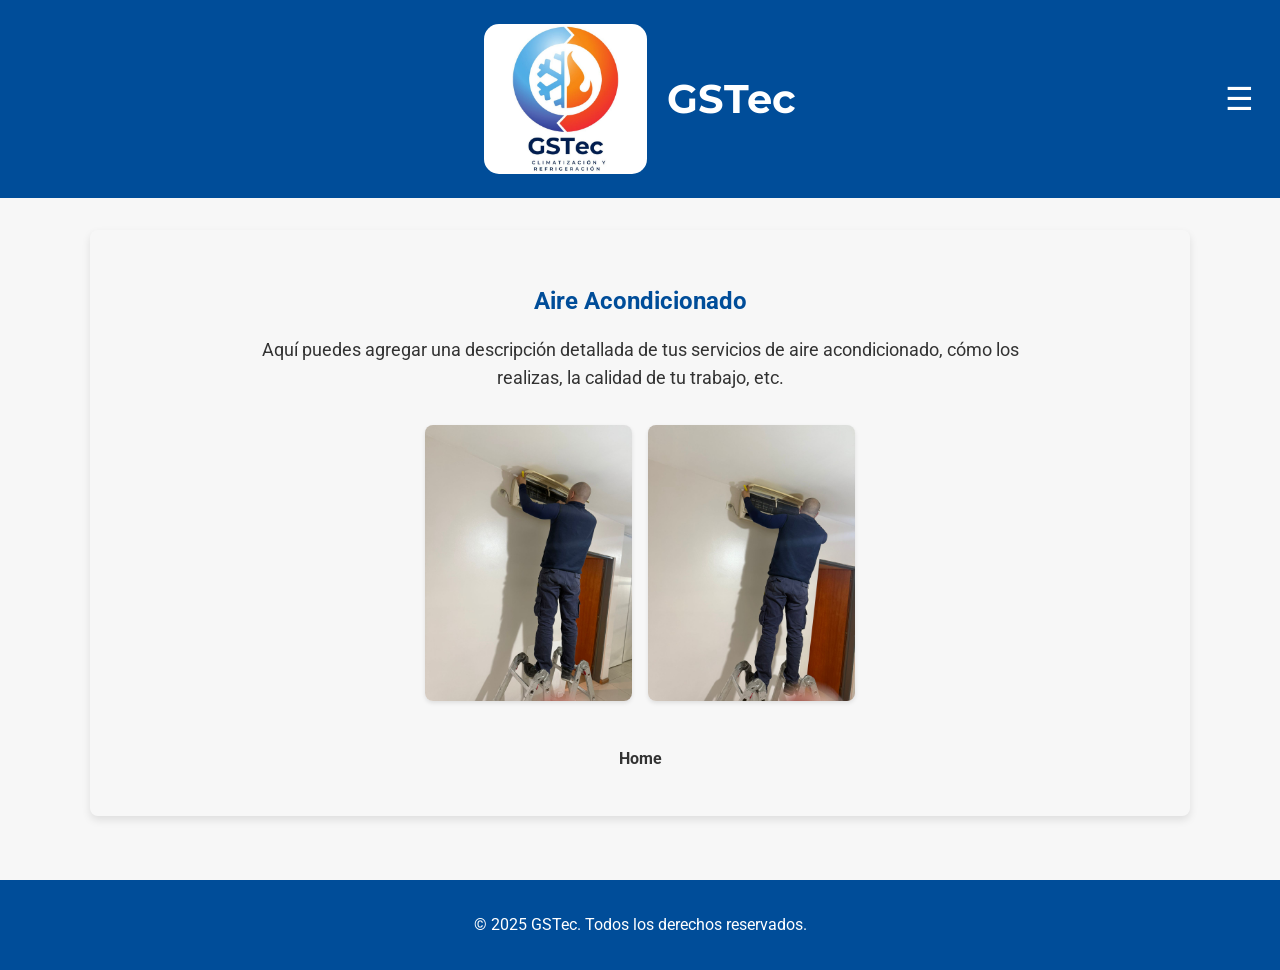
<file: aire-acondicionado.html>
<!DOCTYPE html>
<html lang="es">
<head>
    <meta charset="UTF-8">
    <meta name="viewport" content="width=device-width, initial-scale=1.0">
    <title>GSTec - Aire Acondicionado</title>
    <link rel="stylesheet" href="style.css">
    <style>
        .service-detail-section {
            padding: 2rem;
            background-color: var(--white-color);
            border-radius: 8px;
            box-shadow: 0 4px 8px rgba(0,0,0,0.1);
            margin: 2rem 0;
            text-align: center;
        }

        .service-detail-section h2 {
            margin-bottom: 1rem;
        }

        .service-detail-section p {
            font-size: 1.1rem;
            max-width: 800px;
            margin: auto;
        }
        
        .image-gallery {
            display: flex;
            justify-content: center;
            gap: 1rem;
            margin-top: 2rem;
            flex-wrap: wrap;
        }
        
        .image-gallery img {
            max-width: 20%;
            height: auto;
            border-radius: 8px;
            box-shadow: 0 2px 4px rgba(0,0,0,0.1);
        }
        
        /* Ajustes para volver al inicio */
        .back-button {
            display: inline-block;
            margin-top: 2rem;
            padding: 0.8rem 2rem;
            background-color: var(--primary-color);
            color: var(--white-color);
            text-decoration: none;
            border-radius: 50px;
            font-weight: bold;
            transition: background-color 0.3s ease;
        }
        
        .back-button:hover {
            background-color: var(--highlight-color);
        }
    </style>
</head>
<body>
    <header>
        <div class="container">
            <div class="header-content">
                <img src="Imagen/Logo Oficial nuevo.jpeg" alt="Logo de la empresa" class="logo">
                <h1>GSTec</h1>
              </div>
            
            <button class="menu-toggle" aria-label="Abrir menú de navegación">
                &#9776;
            </button>

            <nav>
                <ul class="nav-menu">
                    <li><a href="index.html">Inicio</a></li>
                    <li><a href="index.html">Servicios</a></li>
                    <li><a href="index.html">Contacto</a></li>
                </ul>
            </nav>
        </div>
    </header>

    <main>
        <div class="container">
            <section class="service-detail-section">
                <h2>Aire Acondicionado</h2>
                <p>Aquí puedes agregar una descripción detallada de tus servicios de aire acondicionado, cómo los realizas, la calidad de tu trabajo, etc.</p>
                <div class="image-gallery">
                    <img src="Imagen/Reparacion de aire1.jpeg" alt="Instalación de aire acondicionado">
                    <img src="Imagen/Reparacion de aire2.jpeg" alt="Reparación de aire acondicionado">
                </div>
                <a href="index.html" class="back-button">Home</a>
            </section>
        </div>
    </main>

    <footer>
        <div class="container">
            <p>&copy; 2025 GSTec. Todos los derechos reservados.</p>
        </div>
    </footer>

      <script>
        const menuToggle = document.querySelector('.menu-toggle');
        const navMenu = document.querySelector('.nav-menu');

        if (menuToggle && navMenu) {
            menuToggle.addEventListener('click', () => {
                navMenu.classList.toggle('active');
            });
        }
    </script>

</body>
</html>
</file>
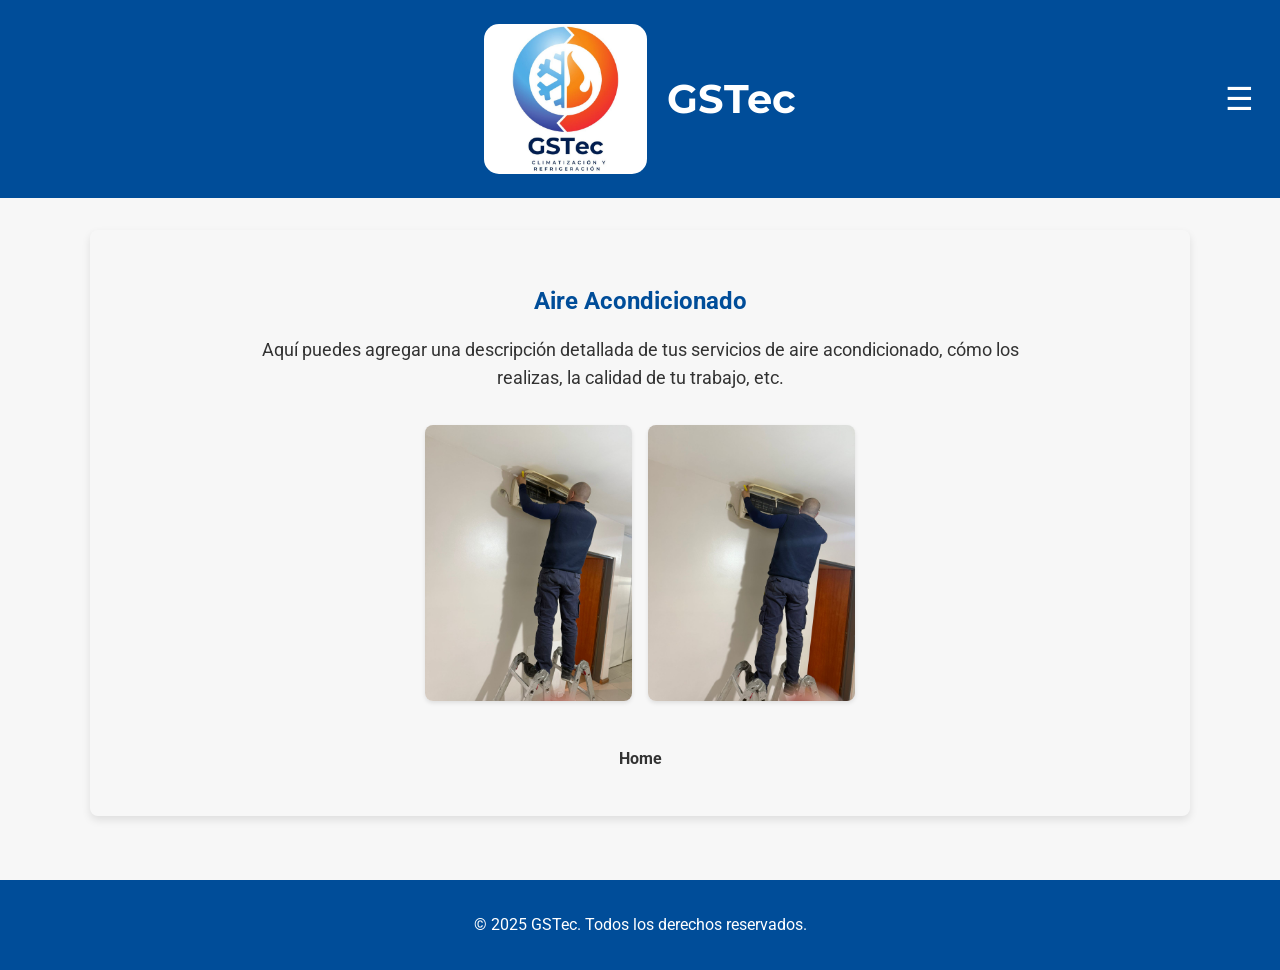
<file: camaras-de-frio.html>
<!DOCTYPE html>
<html lang="es">
<head>
    <meta charset="UTF-8">
    <meta name="viewport" content="width=device-width, initial-scale=1.0">
    <title>GSTec - Aire Acondicionado</title>
    <link rel="stylesheet" href="style.css">
    <style>
        .service-detail-section {
            padding: 2rem;
            background-color: var(--white-color);
            border-radius: 8px;
            box-shadow: 0 4px 8px rgba(0,0,0,0.1);
            margin: 2rem 0;
            text-align: center;
        }

        .service-detail-section h2 {
            margin-bottom: 1rem;
        }

        .service-detail-section p {
            font-size: 1.1rem;
            max-width: 800px;
            margin: auto;
        }
        
        .image-gallery {
            display: flex;
            justify-content: center;
            gap: 1rem;
            margin-top: 2rem;
            flex-wrap: wrap;
        }
        
        .image-gallery img {
            max-width: 20%;
            height: auto;
            border-radius: 8px;
            box-shadow: 0 2px 4px rgba(0,0,0,0.1);
        }
        
        /* Ajustes para volver al inicio */
        .back-button {
            display: inline-block;
            margin-top: 2rem;
            padding: 0.8rem 2rem;
            background-color: var(--primary-color);
            color: var(--white-color);
            text-decoration: none;
            border-radius: 50px;
            font-weight: bold;
            transition: background-color 0.3s ease;
        }
        
        .back-button:hover {
            background-color: var(--highlight-color);
        }
    </style>
</head>
<body>
    <header>
        <div class="container">
            <div class="header-content">
                <img src="Imagen/Logo Oficial nuevo.jpeg" alt="Logo de la empresa" class="logo">
                <h1>GSTec</h1>
              </div>
            
            <button class="menu-toggle" aria-label="Abrir menú de navegación">
                &#9776;
            </button>

            <nav>
                <ul class="nav-menu">
                    <li><a href="index.html">Inicio</a></li>
                    <li><a href="index.html">Servicios</a></li>
                    <li><a href="index.html">Contacto</a></li>
                </ul>
            </nav>
        </div>
    </header>

    <main>
        <div class="container">
            <section class="service-detail-section">
                <h2>Aire Acondicionado</h2>
                <p>Aquí puedes agregar una descripción detallada de tus servicios de aire acondicionado, cómo los realizas, la calidad de tu trabajo, etc.</p>
                <div class="image-gallery">
                    <img src="Imagen/Reparacion de aire1.jpeg" alt="Instalación de aire acondicionado">
                    <img src="Imagen/Reparacion de aire2.jpeg" alt="Reparación de aire acondicionado">
                </div>
                <a href="index.html" class="back-button">Home</a>
            </section>
        </div>
    </main>

    <footer>
        <div class="container">
            <p>&copy; 2025 GSTec. Todos los derechos reservados.</p>
        </div>
    </footer>

      <script>
        const menuToggle = document.querySelector('.menu-toggle');
        const navMenu = document.querySelector('.nav-menu');

        if (menuToggle && navMenu) {
            menuToggle.addEventListener('click', () => {
                navMenu.classList.toggle('active');
            });
        }
    </script>
    
</body>
</html>
</file>
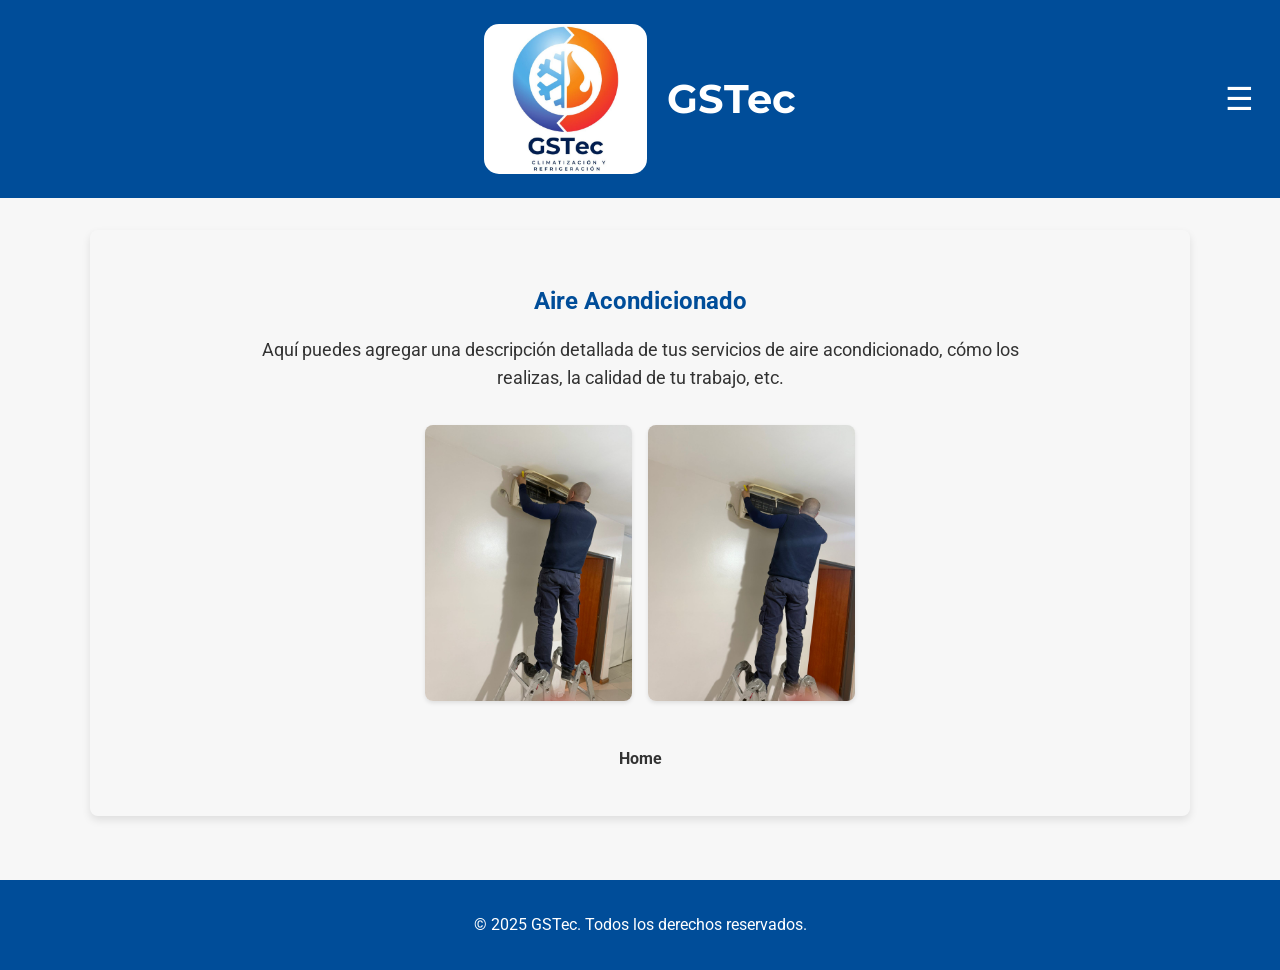
<file: heladerascomerciales.html>
<!DOCTYPE html>
<html lang="es">
<head> <!-- Google tag (gtag.js) -->
<script async src="https://www.googletagmanager.com/gtag/js?id=AW-17625486795"></script>
<script>
  window.dataLayer = window.dataLayer || [];
  function gtag(){dataLayer.push(arguments);}
  gtag('js', new Date());

  gtag('config', 'AW-17625486795');
</script>
    <meta charset="UTF-8">
    <meta name="viewport" content="width=device-width, initial-scale=1.0">
    <title>GSTec - Aire Acondicionado</title>
    <link rel="stylesheet" href="style.css">
    <style>
        .service-detail-section {
            padding: 2rem;
            background-color: var(--white-color);
            border-radius: 8px;
            box-shadow: 0 4px 8px rgba(0,0,0,0.1);
            margin: 2rem 0;
            text-align: center;
        }

        .service-detail-section h2 {
            margin-bottom: 1rem;
        }

        .service-detail-section p {
            font-size: 1.1rem;
            max-width: 800px;
            margin: auto;
        }
        
        .image-gallery {
            display: flex;
            justify-content: center;
            gap: 1rem;
            margin-top: 2rem;
            flex-wrap: wrap;
        }
        
        .image-gallery img {
            max-width: 20%;
            height: auto;
            border-radius: 8px;
            box-shadow: 0 2px 4px rgba(0,0,0,0.1);
        }
        
        /* Ajustes para volver al inicio */
        .back-button {
            display: inline-block;
            margin-top: 2rem;
            padding: 0.8rem 2rem;
            background-color: var(--primary-color);
            color: var(--white-color);
            text-decoration: none;
            border-radius: 50px;
            font-weight: bold;
            transition: background-color 0.3s ease;
        }
        
        .back-button:hover {
            background-color: var(--highlight-color);
        }
    </style>
</head>
<body>
    <header>
        <div class="container">
            <div class="header-content">
                <img src="Imagen/Logo Oficial nuevo.jpeg" alt="Logo de la empresa" class="logo">
                <h1>GSTec</h1>
              </div>
            
            <button class="menu-toggle" aria-label="Abrir menú de navegación">
                &#9776;
            </button>

            <nav>
                <ul class="nav-menu">
                    <li><a href="index.html">Inicio</a></li>
                    <li><a href="index.html">Servicios</a></li>
                    <li><a href="index.html">Contacto</a></li>
                </ul>
            </nav>
        </div>
    </header>

    <main>
        <div class="container">
            <section class="service-detail-section">
                <h2>Aire Acondicionado</h2>
                <p>Aquí puedes agregar una descripción detallada de tus servicios de aire acondicionado, cómo los realizas, la calidad de tu trabajo, etc.</p>
                <div class="image-gallery">
                    <img src="Imagen/Reparacion de aire1.jpeg" alt="Instalación de aire acondicionado">
                    <img src="Imagen/Reparacion de aire2.jpeg" alt="Reparación de aire acondicionado">
                </div>
                <a href="index.html" class="back-button">Home</a>
            </section>
        </div>
    </main>

    <footer>
        <div class="container">
            <p>&copy; 2025 GSTec. Todos los derechos reservados.</p>
        </div>
    </footer>

      <script>
        const menuToggle = document.querySelector('.menu-toggle');
        const navMenu = document.querySelector('.nav-menu');

        if (menuToggle && navMenu) {
            menuToggle.addEventListener('click', () => {
                navMenu.classList.toggle('active');
            });
        }
    </script>
    
</body>
</html>
</file>
<file: style.css>
@import url('https://fonts.googleapis.com/css2?family=Montserrat:wght@700&family=Roboto:wght@400;700&display=swap');

/* Estilos Generales */
body {
    font-family: 'Roboto', sans-serif;
    margin: 0;
    padding: 0;
    background-color: #f7f7f7;
    color: #333;
    line-height: 1.6;
}

.container {
    max-width: 1100px;
    margin: auto;
    overflow: hidden;
    padding: 0 2rem;
}

h1, h2, h3 {
    color: #004d99;
}

/* Encabezado y Navegación */
header {
    background-color: #004d99;
    color: #fff;
    padding: 1.5rem 0;
    text-align: center;
    position: relative;
    display: flex;
    flex-direction: column;
    align-items: center;
}

.header-content {
    display: flex;
    align-items: center;
    justify-content: space-between;
    width: 100%;
}

header h1 {
    font-family: 'Montserrat', sans-serif;
    color: #fff;
    margin: 0;
    font-size: 2.5rem;
}

.logo {
    height: 150px;
    margin-right: 20px;
    border-radius: 15px;
}

header p {
    font-family: 'Roboto', sans-serif;
    margin: 0.5rem 0 0;
    font-size: 1.2rem;
    display: none;
}

.menu-toggle {
    display: block;
    color: #fff;
    font-size: 2rem;
    cursor: pointer;
    background: none;
    border: none;
    z-index: 1001;
    position: absolute;
    right: 20px;
    top: 50%;
    transform: translateY(-50%);
}

.nav-menu {
    display: none;
    flex-direction: row;
    justify-content: center;
    width: 100%;
    text-align: center;
    background-color: rgba(0, 77, 153, 0.9);
    position: absolute;
    top: 100%;
    left: 0;
    z-index: 1000;
    transition: all 0.3s ease-in-out;
    padding: 1rem 0;
    margin: 0;
}

.nav-menu.active {
    display: flex;
}

.nav-menu li {
    margin: 0 1rem;
    list-style-type: none;
}

.nav-menu li a {
    display: block;
    padding: 0.5rem 1rem;
    color: #fff;
    text-decoration: none;
    font-weight: bold;
}

/* Sección Hero */
#hero {
    background: linear-gradient(rgba(0, 0, 0, 0.3), rgba(0, 0, 0, 0.3)), url('Imagen/Fondo\ de\ Portada.jpeg') no-repeat center center/cover;
    text-align: center;
    padding: 8rem 0;
    border-radius: 10px;
    margin: 2rem 0;
    box-shadow: 0 4px 8px rgba(0,0,0,0.1);
    color: #fff; /* Asegura que el texto sea blanco y se lea bien */
}

#hero h2 {
    font-family: 'Roboto', sans-serif;
    font-weight: 700;
    font-size: 2.5rem;
    margin-bottom: 1rem;
}

#hero p {
    font-family: 'Roboto', sans-serif;
    font-size: 1.2rem;
    max-width: 800px;
    margin: auto;
}

/* Sección Servicios */
#servicios {
    padding: 2rem 0;
}

.services-grid {
    display: grid;
    grid-template-columns: repeat(auto-fit, minmax(300px, 1fr));
    gap: 2rem;
}

/* Estilos base para todas las cajas de servicio */
.service-box {
    background-color: #fff; /* Fondo de respaldo */
    padding: 2rem;
    border-radius: 8px;
    box-shadow: 0 4px 8px rgba(0,0,0,0.1);
    text-align: center;
    transition: transform 0.3s ease, box-shadow 0.3s ease, background 0.5s ease;
    height: 300px; /* Tamaño fijo para que las imágenes se vean bien */
    position: relative;
    overflow: hidden;
}

.service-box:hover {
    transform: translateY(-10px);
    box-shadow: 0 8px 16px rgba(0,0,0,0.2);
}

.service-box h3,
.service-box p {
    position: relative;
    z-index: 2; /* Para que el texto siempre esté visible */
    color: #fff; /* Color de texto blanco para que resalte */
}

/* Estilos para el fondo de cada servicio */
.aire-acondicionado {
    background: linear-gradient(rgba(0, 0, 0, 0.5), rgba(0, 0, 0, 0.5)), url('Imagen/Aire.jpg') no-repeat center center/cover;
}

.aire-acondicionado:hover {
    background: linear-gradient(rgba(0, 0, 0, 0.1), rgba(0, 0, 0, 0.1)), url('Imagen/Aire.jpg') no-repeat center center/cover;
}

.camaras-de-frio {
    background: linear-gradient(rgba(0, 0, 0, 0.5), rgba(0, 0, 0, 0.5)), url('Imagen/Fondo\ de\ camara\ y\ frezeers.jpeg') no-repeat center center/cover;
}

.camaras-de-frio:hover {
    background: linear-gradient(rgba(0, 0, 0, 0.1), rgba(0, 0, 0, 0.1)), url('Imagen/Fondo\ de\ camara\ y\ frezeers.jpeg') no-repeat center center/cover;
}

.freezers {
    background: linear-gradient(rgba(0, 0, 0, 0.5), rgba(0, 0, 0, 0.5)), url('Imagen/Fondo\ de\ electricidad.jpeg') no-repeat center center/cover;
}

.freezers:hover {
    background: linear-gradient(rgba(0, 0, 0, 0.1), rgba(0, 0, 0, 0.1)), url('Imagen/Fondo\ de\ electricidad.jpeg') no-repeat center center/cover;
}

.service-link {
    text-decoration: none;
    color: inherit;
}

/* Sección Contacto */
#contacto {
    padding: 2rem 0;
    text-align: center;
}

.contact-info {
    background-color: #004d99;
    color: #fff;
    padding: 2rem;
    border-radius: 8px;
    box-shadow: 0 4px 8px rgba(0,0,0,0.1);
}

.contact-info p {
    font-family: 'Roboto', sans-serif;
    margin: 0.5rem 0;
    font-size: 1.1rem;
}

/* Contenedor para alinear los botones de redes sociales */
.social-buttons-container {
    display: flex;
    justify-content: center;
    gap: 1.5rem;
    margin-top: 1.5rem;
}

.social-button {
    display: inline-block;
    width: 30px;
    height: 30px;
    transition: transform 0.3s ease;
    border-radius: 50%;
    overflow: hidden;
}

.social-button:hover {
    transform: scale(1.1);
}

.social-button img {
    width: 100%;
    height: 100%;
    object-fit: cover;
}

/* Sección Medios de Pago */
#metodos-pago {
    padding-top: 2rem;
    text-align: center;
}

#metodos-pago h3 {
    font-family: 'Roboto', sans-serif;
    font-weight: 700;
    color: #fff;
    margin-bottom: 1rem;
}

.metodos-pago-container {
    display: flex;
    justify-content: center;
    align-items: center;
    gap: 1.5rem;
    margin-top: 1rem;
}

.metodos-pago-container img {
    height: 40px;
    max-width: 100px;
    filter: drop-shadow(0 2px 4px rgba(0,0,0,0.3));
    border-radius: 20%;
}

/* Pie de Página */
footer {
    background-color: #004d99;
    color: #fff;
    text-align: center;
    padding: 1rem 0;
    margin-top: 2rem;
}

/* Botón de WhatsApp Flotante */
.whatsapp-flotante {
    position: fixed;
    bottom: 20px;
    right: 20px;
    z-index: 1000;
    width: 60px;
    height: 60px;
    border-radius: 50%;
    box-shadow: 0 4px 8px rgba(0,0,0,0.2);
    display: flex;
    align-items: center;
    justify-content: center;
    transition: transform 0.3s ease;
}

.whatsapp-flotante:hover {
    transform: scale(1.1);
}

.whatsapp-flotante img {
    width: 100%;
    height: auto;
}

/* Estilos Responsivos */
@media screen and (max-width: 768px) {
    header .container {
        display: flex;
        flex-direction: row;
        justify-content: space-between;
        align-items: center;
        padding-top: 1rem;
        padding-bottom: 1rem;
    }

    .header-content {
        flex-direction: row;
        align-items: center;
        justify-content: flex-start;
    }
    
    .menu-toggle {
        display: block;
        color: #fff;
        font-size: 2rem;
        cursor: pointer;
        background: none;
        border: none;
        z-index: 1001;
    }
    
    header p {
        display: none;
    }

    .nav-menu {
        display: none;
        flex-direction: column;
        width: 100%;
        text-align: center;
        background-color: rgba(0, 77, 153, 0.9);
        position: absolute;
        top: 100%;
        left: 0;
        z-index: 1000;
        transition: all 0.3s ease-in-out;
        padding: 0;
        margin: 0;
    }
    
    .nav-menu.active {
        display: flex;
    }
    
    .nav-menu li {
        margin: 1rem 0;
        display: block;
    }

    .nav-menu li a {
        display: block;
        padding: 1rem;
        background-color: rgba(0,0,0,0.1);
        color: #fff;
    }
.img-placeholder {
  height: 220px;
  overflow: hidden;
  border-radius: 10px;
}
    .img-placeholder::before,
.img-placeholder::after {
  display: none !important;
}

.img-placeholder {
  border: none !important;
}
</file>
